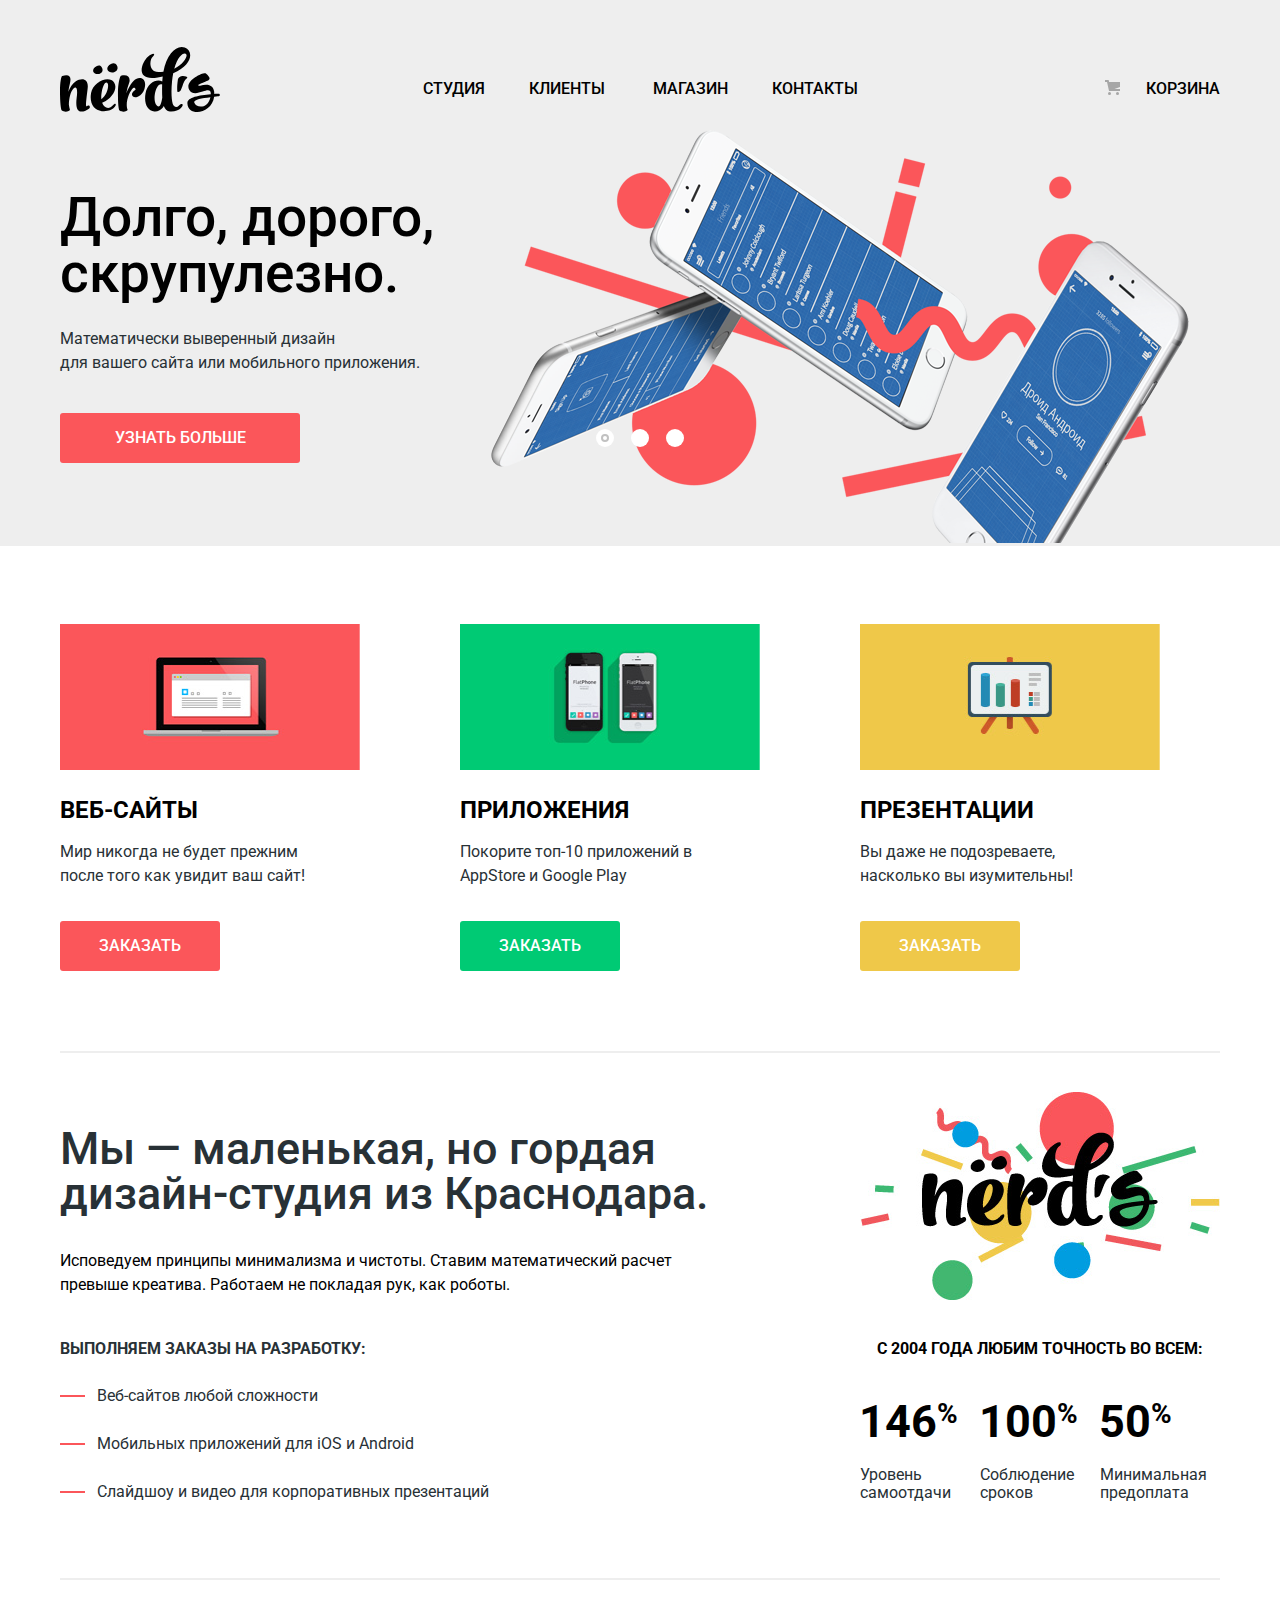
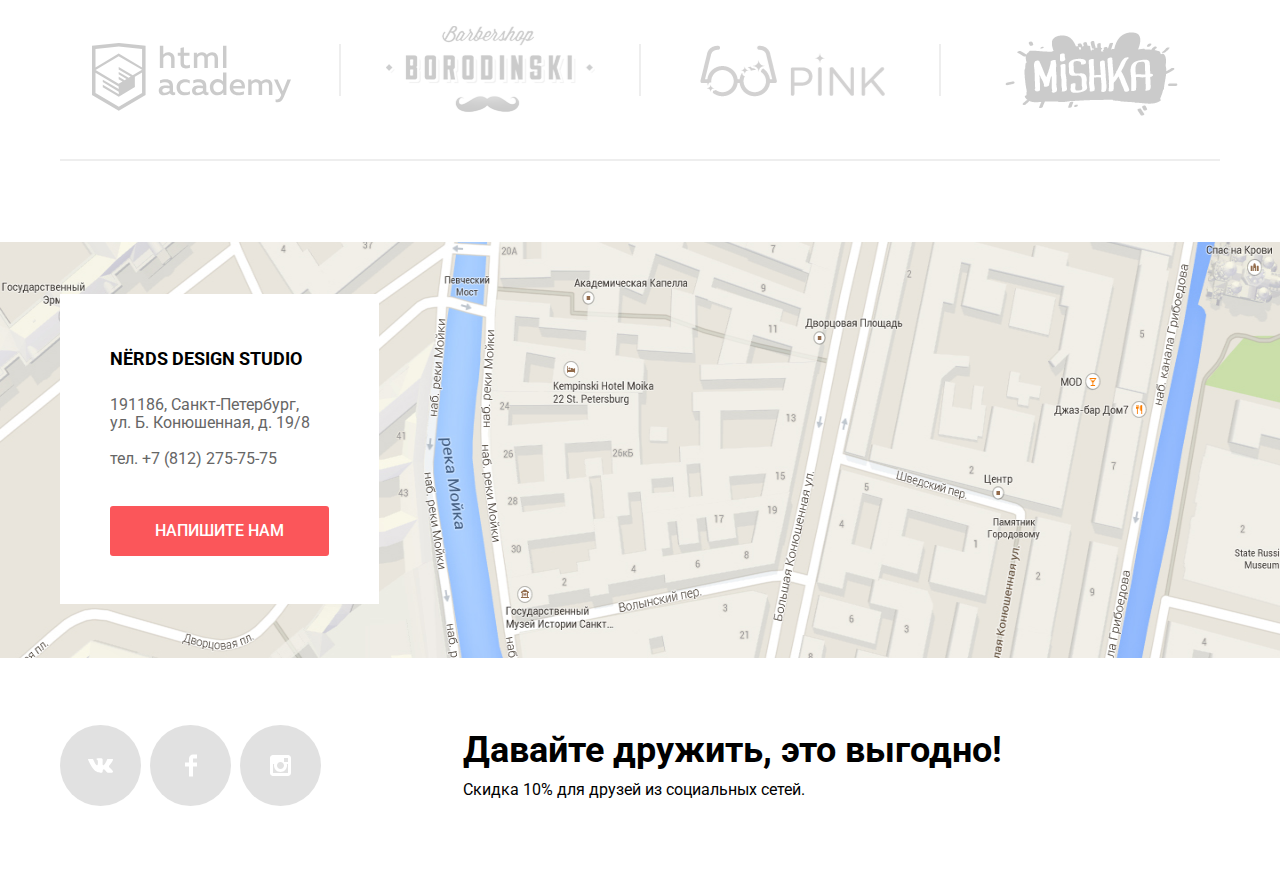
<file: index.html>
<!DOCTYPE html>
<html lang="ru">
  <head>
    <meta charset="utf-8">
    <title>HTML Academy: Нёрдс</title>
    <link href="https://fonts.googleapis.com/css2?family=Roboto:wght@400;500;700&display=swap" rel="stylesheet">
    <link rel="stylesheet" href="css/normalize.css">
    <link rel="stylesheet" href="css/style-mini.css">
  </head>
  <body>
    <header class="header">
      <div class="container header">
        <nav class="navigation">
          <a class="logo">
            <img src="img/nerds-logo.svg" width="160" height="65" alt="Логотип Нёрдс">
          </a>
          <ul class="site-navigation">
            <li class="list-item"><a class="text-link" href="blank.html">Студия</a></li>
            <li class="list-item"><a class="text-link" href="blank.html">Клиенты</a></li>
            <li class="list-item"><a class="text-link" href="catalog.html">Магазин</a></li>
            <li class="list-item"><a class="text-link" href="blank.html">Контакты</a></li>
          </ul>
          <a class="cart text-link" href="blank.html">Корзина</a>
        </nav>
      </div>
    </header>
    <main>
      <div class="slider">
        <div class="container">
          <section class="slider-section">
            <h2 class="visually-hidden">Слайдер</h2>
            <div class="slide-first slider-flex slide slide-current">
              <p class="heading-slider">
                Долго, дорого, <br>
                скрупулезно.
              </p>
              <p class="slider-description">
                Математически выверенный дизайн<br>
                для вашего сайта или мобильного приложения.
              </p>
              <a class="most-links slider-link" href="#">Узнать больше</a>
              <div>
                <img class="slider-img" src="img/nerds-index-slide-1.png" width="760" height="431" alt="Картинка виджета 1">
              </div>
            </div>
            <div class="slide-second slider-flex slide">
              <p class="heading-slider">
                Любим математику <br>
                как никто другой
              </p>
              <p class="slider-description">
                Никакого креатива, только математические формулы<br>
                для расчета идеальных пропорций
              </p>
              <a class="most-links slider-link" href="#">Узнать больше</a>
              <div>
                <img class="slider-img" src="img/nerds-index-slide-2.png" width="760" height="431" alt="Картинка виджета 2">
              </div>
            </div>
            <div class="slide-third slider-flex slide">
              <p class="heading-slider">
                Только ночь, <br>
                только хардкор
              </p>
              <p class="slider-description">
                Работать днем, как все? Мы против этого.<br>
                Ближе к полуночи работа только начинается.
              </p>
              <a class="most-links slider-link" href="#">Узнать больше</a>
              <div>
                <img class="slider-img" src="img/nerds-index-slide-3.png" width="760" height="431" alt="Картинка виджета 3">
              </div>
            </div>
            <div class="slider-controls">
              <button class="first-button current" type="button" aria-label="Первый слайд"></button>
              <button class="second-button" type="button" aria-label="Второй слайд"></button>
              <button class="third-button" type="button" aria-label="Третий слайд"></button>
            </div>
          </section>
        </div>
      </div>
      <section class="service-block">
        <div class="container">
          <h2 class="visually-hidden">Блок услуг</h2>
          <ul class=service-block-content>
            <li class="list-item">
              <figure>
                <img src="img/illustration-1.svg" width="300" height="146" alt="Веб-сайты">
              </figure>
              <h3>Веб-сайты</h3>
              <p>Мир никогда не будет прежним <br>
                после того как увидит ваш сайт!</p>
              <a class="most-links" href="blank.html">Заказать</a>
            </li>
            <li class="list-item">
              <figure>
                <img src="img/illustration-2.svg" width="300" height="146" alt="Приложения">
              </figure>
              <h3>Приложения</h3>
              <p>Покорите топ-10 приложений в<br>
                AppStore и Google Play</p>
              <a class="most-links link-second" href="blank.html">Заказать</a>
            </li>
            <li class="list-item">
              <figure>
                <img src="img/illustration-3.svg" width="300" height="146" alt="Презентации">
              </figure>
              <h3>Презентации</h3>
              <p>Вы даже не подозреваете,<br>
                насколько вы изумительны!</p>
              <a class="most-links link-third" href="blank.html">Заказать</a>
            </li>
          </ul>
        </div>
      </section>
      <section class="about">
        <h2 class="visually-hidden">О нас</h2>
        <div class="container about-us">
          <div class="about-text">
            <p class="description-heading">Мы — маленькая, но гордая <br> дизайн-студия из Краснодара.</p>
            <p class="description-water">Исповедуем принципы минимализма и чистоты. Ставим математический расчет <br>
               превыше креатива. Работаем не покладая рук, как роботы.</p>
            <p class="description-functions">Выполняем заказы на разработку:</p>
            <ul>
              <li class="function list-item">Веб-сайтов любой сложности</li>
              <li class="function list-item">Мобильных приложений для iOS и Android</li>
              <li class="function list-item">Слайдшоу и видео для корпоративных презентаций</li>
            </ul>
          </div>
          <div class="about-percent">
            <div class="accuracy-img">
              <img src="img/nerds-illustration.png" width="360" height="208" alt="Иллюстрация Нердс">
            </div>
            <p class="accuracy">С 2004 года любим точность во всем:</p>
            <table class="accuracy-table">
              <tbody>
                <tr>
                  <td class="percent">146<sup>%</sup></td>
                  <td class="percent">100<sup>%</sup></td>
                  <td class="percent">50<sup>%</sup></td>
                </tr>
                <tr>
                  <td class="percent-description">Уровень<br>
                    самоотдачи</td>
                  <td class="percent-description">Соблюдение<br>
                    сроков</td>
                  <td class="percent-description">Минимальная<br>
                    предоплата</td>
                </tr>
              </tbody>
            </table>
          </div>
        </div>
      </section>
      <div class="container friends">
        <h3 class="visually-hidden">Друзья</h3>
        <ul>
          <li class="list-item">
            <a class="htmlacademy-icon" href="https://htmlacademy.ru/intensive/htmlcss">
              <img src="img/logo-1_1.svg" width="199" height="68" alt="htmlacademy">
            </a>
          </li>
          <li class="list-item">
            <a class="borodinsky-icon" href="#">
              <img src="img/logo-2_1.svg" width="209" height="90" alt="borodinsky">
            </a>
          </li>
          <li class="list-item">
            <a class="pink-icon" href="#">
              <img src="img/logo-3_1.svg" width="185" height="52" alt="pink">
            </a>
          </li>
          <li class="list-item">
            <a class="mishka-icon" href="#">
              <img src="img/logo-4_1.svg" width="173" height="84" alt="mishka">
            </a>
          </li>
        </ul>
      </div>
      <div class="maps">
        <h2 class="visually-hidden">Карата</h2>
        <div>
          <img class="map-img" src="img/map.png" width="1440" height="416" alt="Офис компании по адресу ул. Большая Конюшенная 19/8, Санкт-Петербург">
        </div>
        <iframe src="https://www.google.com/maps/embed?pb=!1m18!1m12!1m3!1d1998.6037872533216!2d30.320858715867313!3d59.93871648187625!2m3!1f0!2f0!3f0!3m2!1i1024!2i768!4f13.1!3m3!1m2!1s0x4696310fca145cc1%3A0x42b32648d8238007!2z0JHQvtC70YzRiNCw0Y8g0JrQvtC90Y7RiNC10L3QvdCw0Y8g0YPQuy4sIDE5LzgsINCh0LDQvdC60YIt0J_QtdGC0LXRgNCx0YPRgNCzLCAxOTExODY!5e0!3m2!1sru!2sru!4v1591904425259!5m2!1sru!2sru" height="416" allowfullscreen title="Офис компании по адресу ул. Большая Конюшенная 19/8, Санкт-Петербург"></iframe>
        <div class="contacts-container container">
          <div class="contacts">
            <h3>Nёrds design studio</h3>
            <p>
              191186, Санкт-Петербург, <br>
               ул. Б. Конюшенная, д. 19/8
            </p>
            <a class="call" href="tel:+78122757575">тел. +7 (812) 275-75-75</a>
            <a href="#" class="most-links mail-button">Напишите нам</a>
          </div>
        </div>
      </div>
    </main>
    <footer>
      <div class="container">
        <section class="footer">
          <ul class="subscribe-link">
            <li class="list-item">
              <a class="vk" href="#">
                <img class="social-networks" src="img/vk-icon.svg" width="26" height="15" alt="VK">
              </a>
            </li>
            <li class="list-item">
              <a class="fb" href="#">
                <img class="social-networks" src="img/fb-icon.svg" width="12" height="22" alt="Fb">
              </a>
            </li>
            <li class="list-item">
              <a class="inst" href="#">
                <img class="social-networks" src="img/insta-icon.svg" width="21" height="21" alt="Instagram">
              </a>
            </li>
          </ul>
          <div class="sail">
            <h2>Давайте дружить, это выгодно!</h2>
            <p>Скидка 10% для друзей из социальных сетей.</p>
          </div>
        </section>
      </div>
    </footer>
    <section class="modal modal-window">
      <form class="mail-forms" action="https://echo.htmlacademy.ru" method="get">
        <div class="mail-container">
          <h2 class="window-heading">Напишите нам</h2>
          <div class="name-email">
            <p>
              <label for="first-name">Ваше имя:</label>
              <input class="mail-form name-form" type="text" id="first-name" name="first-name" placeholder="Имя Фамилия">
            </p>
            <p>
              <label for="email">Ваш email:</label>
              <input class="mail-form email-form" type="email" id="email" name="email" placeholder="email@example.com">
            </p>
          </div>
          <p class="textarea">
            <label for="text-mail">Текст письма:</label>
            <textarea class="mail-form mail-textarea" id="text-mail" name="text-mail" placeholder="В свободной форме"></textarea>
          </p>
          <button class="most-links button-submit" type="submit">Отправить</button>
        </div>
      </form>
      <button class="modal-close" type="button" aria-label="Закрыть"></button>
    </section>
    <script src="js/script-mini.js"></script>
  </body>
</html>
</file>
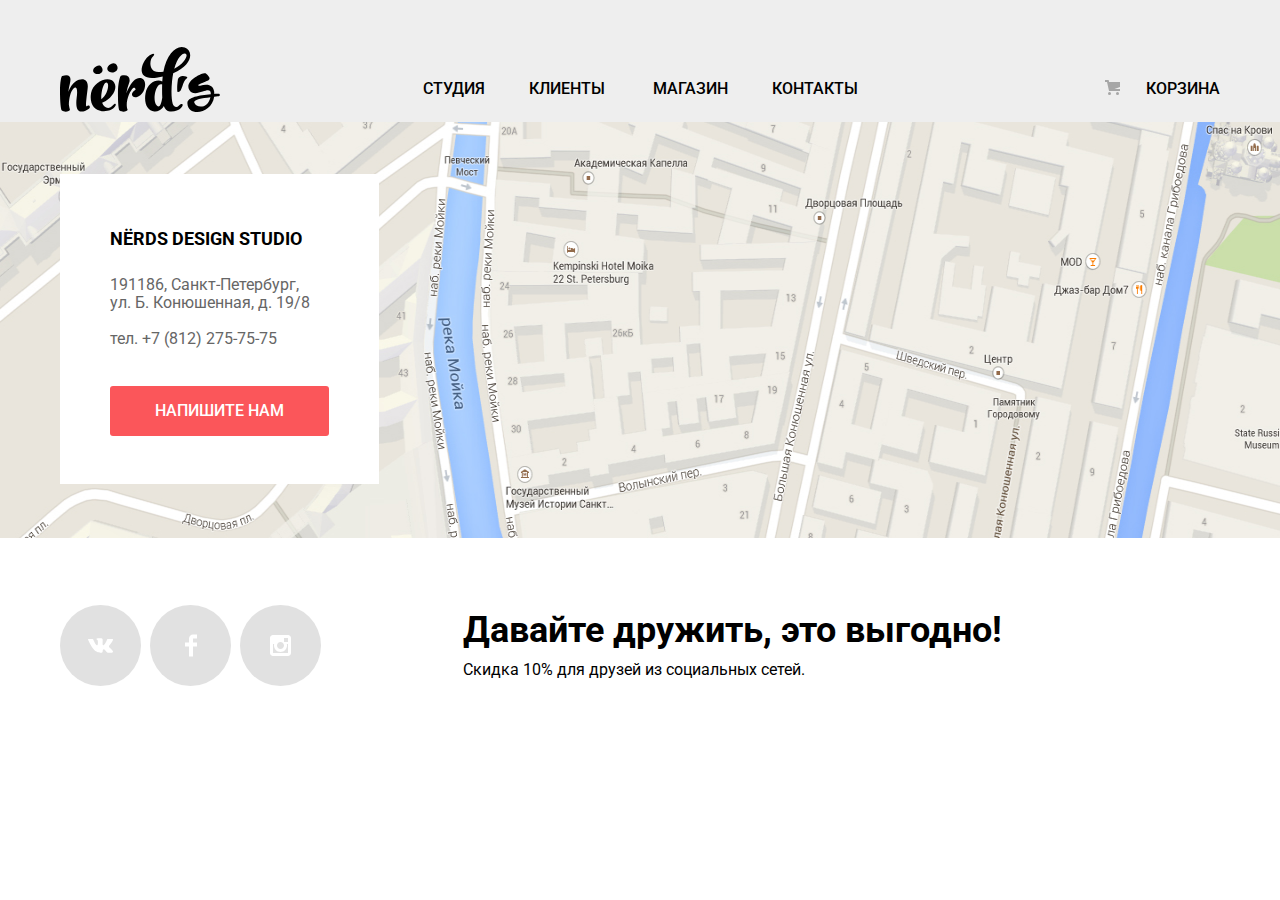
<file: blank.html>
<!DOCTYPE html>
<html lang="ru">
  <head>
    <meta charset="utf-8">
    <title>HTML Academy: Нёрдс</title>
    <link href="https://fonts.googleapis.com/css2?family=Roboto:wght@400;500;700&display=swap" rel="stylesheet">
    <link rel="stylesheet" href="css/normalize.css">
    <link rel="stylesheet" href="css/style-mini.css">
  </head>
  <body>
    <header class="header">
      <div class="container">
        <nav class="navigation">
          <a class="logo logo-link" href="index.html">
            <img src="img/nerds-logo.svg" width="160" height="65" alt="Логотип Нёрдс">
          </a>
          <ul class="site-navigation">
            <li class="list-item"><a class="text-link" href="blank.html">Студия</a></li>
            <li class="list-item"><a class="text-link" href="blank.html">Клиенты</a></li>
            <li class="list-item"><a class="text-link" href="catalog.html">Магазин</a></li>
            <li class="list-item"><a class="text-link" href="blank.html">Контакты</a></li>
          </ul>
          <a class="cart text-link" href="blank.html">Корзина</a>
        </nav>
      </div>
    </header>
    <main>
      <div class="maps">
        <h2 class="visually-hidden">Карата</h2>
        <div>
          <img class="map-img" src="img/map.png" width="1440" height="416" alt="Офис компании по адресу ул. Большая Конюшенная 19/8, Санкт-Петербург">
        </div>
        <iframe src="https://www.google.com/maps/embed?pb=!1m18!1m12!1m3!1d1998.6037872533216!2d30.320858715867313!3d59.93871648187625!2m3!1f0!2f0!3f0!3m2!1i1024!2i768!4f13.1!3m3!1m2!1s0x4696310fca145cc1%3A0x42b32648d8238007!2z0JHQvtC70YzRiNCw0Y8g0JrQvtC90Y7RiNC10L3QvdCw0Y8g0YPQuy4sIDE5LzgsINCh0LDQvdC60YIt0J_QtdGC0LXRgNCx0YPRgNCzLCAxOTExODY!5e0!3m2!1sru!2sru!4v1591904425259!5m2!1sru!2sru" height="416" allowfullscreen title="Офис компании по адресу ул. Большая Конюшенная 19/8, Санкт-Петербург"></iframe>
        <div class="contacts-container container">
          <div class="contacts">
            <h3>Nёrds design studio</h3>
            <p>
              191186, Санкт-Петербург, <br>
              ул. Б. Конюшенная, д. 19/8
            </p>
            <a class="call" href="tel:+78122757575">тел. +7 (812) 275-75-75</a>
            <a href="#" class="most-links mail-button">Напишите нам</a>
          </div>
        </div>
      </div>
    </main>
    <footer>
      <div class="container">
        <section class="footer">
          <ul class="subscribe-link">
            <li class="list-item">
              <a class="vk" href="#">
                <img class="social-networks" src="img/vk-icon.svg" width="26" height="15" alt="VK">
              </a>
            </li>
            <li class="list-item">
              <a class="fb" href="#">
                <img class="social-networks" src="img/fb-icon.svg" width="12" height="22" alt="Fb">
              </a>
            </li>
            <li class="list-item">
              <a class="inst" href="#">
                <img class="social-networks" src="img/insta-icon.svg" width="21" height="21" alt="Instagram">
              </a>
            </li>
          </ul>
          <div class="sail">
            <h2>Давайте дружить, это выгодно!</h2>
            <p>Скидка 10% для друзей из социальных сетей.</p>
          </div>
        </section>
      </div>
    </footer>
    <section class="modal modal-window">
      <form class="mail-forms" action="https://echo.htmlacademy.ru" method="get">
        <div class="mail-container">
          <h2 class="window-heading">Напишите нам</h2>
          <div class="name-email">
            <p>
              <label for="first-name">Ваше имя:</label>
              <input class="mail-form name-form" type="text" id="first-name" name="first-name" placeholder="Имя Фамилия">
            </p>
            <p>
              <label for="email">Ваш email:</label>
              <input class="mail-form email-form" type="email" id="email" name="email" placeholder="email@example.com">
            </p>
          </div>
          <p class="textarea">
            <label for="text-mail">Текст письма:</label>
            <textarea class="mail-form mail-textarea" id="text-mail" name="text-mail" placeholder="В свободной форме"></textarea>
          </p>
          <button class="most-links button-submit" type="submit">Отправить</button>
        </div>
      </form>
      <button class="modal-close" type="button" aria-label="Закрыть"></button>
    </section>
    <script src="js/script-mini.js"></script>
  </body>
</html>
</file>
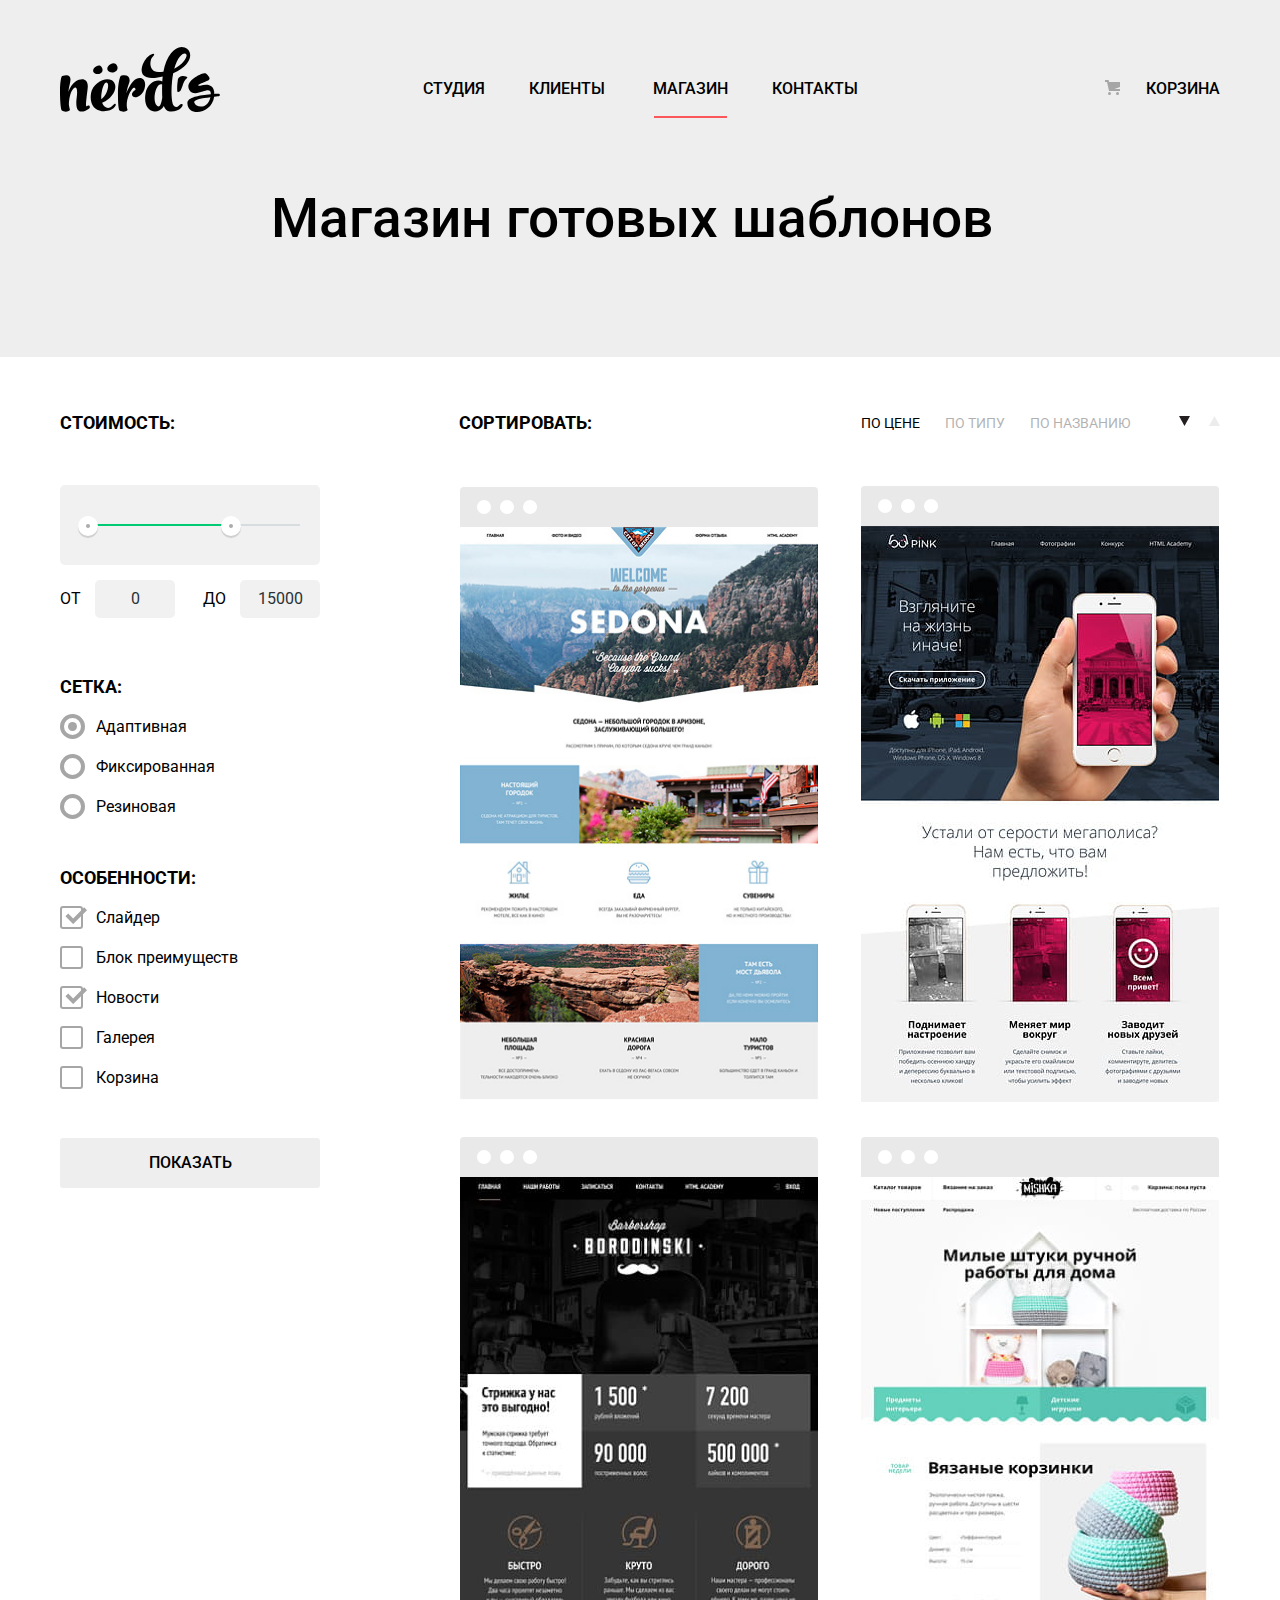
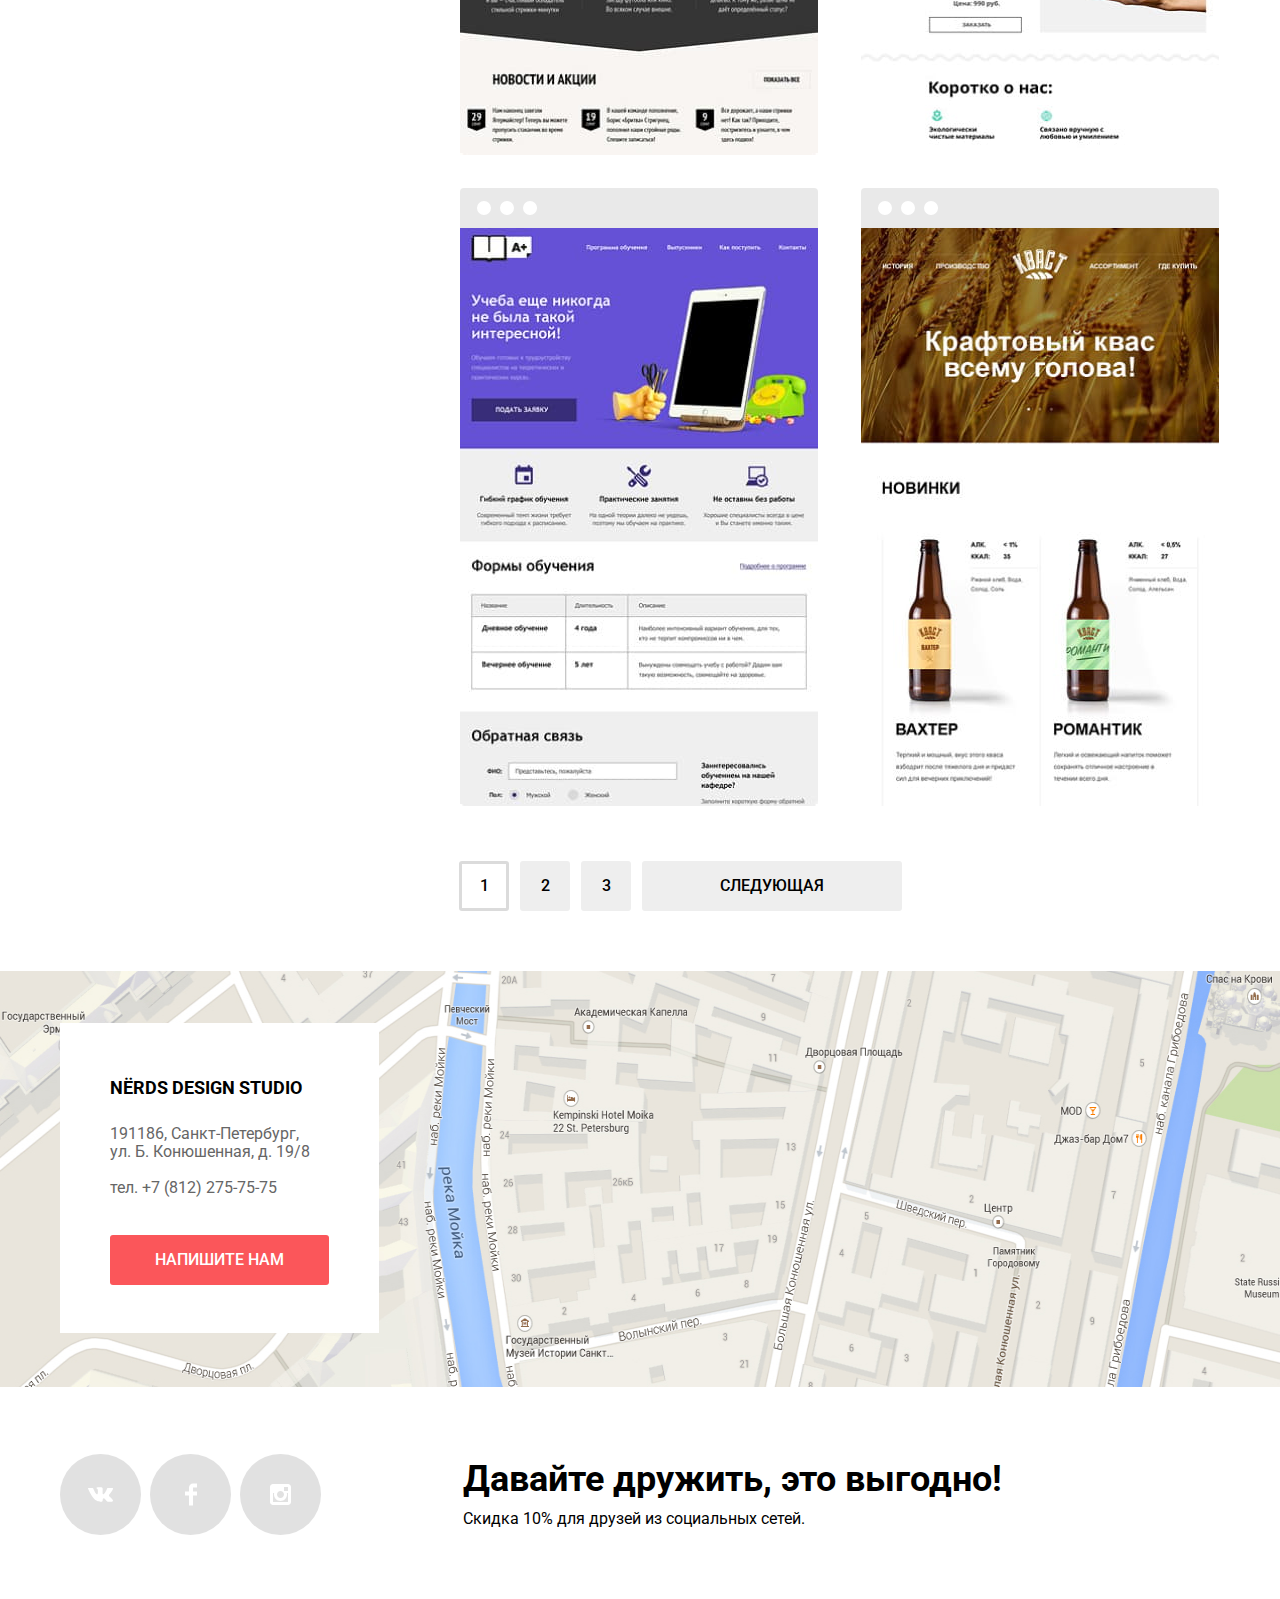
<file: catalog.html>
<!DOCTYPE html>
<html lang="ru">
  <head>
    <meta charset="utf-8">
    <title>HTML Academy: Нёрдс</title>
    <link href="https://fonts.googleapis.com/css2?family=Roboto:wght@400;500;700&display=swap" rel="stylesheet">
    <link rel="stylesheet" href="css/normalize.css">
    <link rel="stylesheet" href="css/style-mini.css">
  </head>
  <body>
    <header class="header">
      <div class="container">
        <nav class="navigation">
          <a class="logo logo-link" href="index.html">
            <img src="img/nerds-logo.svg" width="160" height="65" alt="Логотип Нёрдс">
          </a>
          <ul class="site-navigation">
            <li class="list-item"><a class="text-link" href="blank.html">Студия</a></li>
            <li class="list-item"><a class="text-link" href="blank.html">Клиенты</a></li>
            <li class="list-item"><a class="text-link catalog-underscores" href="catalog.html">Магазин</a></li>
            <li class="list-item"><a class="text-link" href="blank.html">Контакты</a></li>
          </ul>
          <a class="cart text-link" href="blank.html">Корзина</a>
        </nav>
      </div>
    </header>
    <main class="all-catalog">
      <div class="heading-catalog">
        <h2>Магазин готовых шаблонов</h2>
      </div>
      <div class="catalog-content container">
        <section class="filter-list">
          <h2 class="visually-hidden">Фильтры</h2>
          <form class="catalog-filter" action="https://echo.htmlacademy.ru" method="get">
            <fieldset class="fieldset price">
              <legend class="legend-heading legend-heading-cost">Стоимость:</legend>
              <div class="range-filter">
                <div class="range-controls">
                  <div class="scale">
                    <div class="bar" style="
                      width: 65%;
                      margin-left: 0%
                    "></div>
                  </div>
                  <div class="toggle toggle-min" tabindex="0" style="
                    left: 7%
                  "></div>
                  <div class="toggle toggle-max" tabindex="0" style="
                    left: 62%
                  "></div>
                </div>
                <div class="price-controls">
                  <label class="min-price">
                    от <input class="price-number" type="number" name="min-price" value="0">
                  </label>
                  <label class="max-price">
                    до <input class="price-number" type="number" name="max-price" value="15000">
                  </label>
                </div>
              </div>
            </fieldset>
            <fieldset class="fieldset fieldset-grid">
              <legend class="legend-heading legend-heading-display">Сетка:</legend>
              <ul>
                <li class="filter-option filter-radio list-item">
                  <input class="visually-hidden filter-input-radio" type="radio" id="filter-adaptive-grid" name="grid" checked>
                  <label for="filter-adaptive-grid">Адаптивная</label>
                </li>
                <li class="filter-option filter-radio list-item">
                  <input class="visually-hidden filter-input-radio" type="radio" id="filter-fixed-grid" name="grid">
                  <label for="filter-fixed-grid">Фиксированная</label>
                </li>
                <li class="filter-option filter-radio list-item">
                  <input class="visually-hidden filter-input-radio" type="radio" id="filter-rubber-grid" name="grid">
                  <label for="filter-rubber-grid">Резиновая</label>
                </li>
              </ul>
            </fieldset>
            <fieldset class="fieldset fieldset-features">
              <legend class="legend-heading legend-heading-features" >Особенности:</legend>
              <ul>
                <li class="filter-option filter-checkbox list-item">
                  <input class="visually-hidden filter-input-checkbox" type="checkbox" id="filter-slider" name="slider" checked>
                  <label for="filter-slider">Слайдер</label>
                </li>
                <li class="filter-option filter-checkbox list-item">
                  <input class="visually-hidden filter-input-checkbox" type="checkbox" id="filter-benefits-block" name="benefits_block">
                  <label for="filter-benefits-block">Блок преимуществ</label>
                </li>
                <li class="filter-option filter-checkbox list-item">
                  <input class="visually-hidden filter-input-checkbox" type="checkbox" id="filter-news" name="news" checked>
                  <label for="filter-news">Новости</label>
                </li>
                <li class="filter-option filter-checkbox list-item">
                  <input class="visually-hidden filter-input-checkbox" type="checkbox" id="filter-galerey" name="galerey">
                  <label for="filter-galerey">Галерея</label>
                </li>
                <li class="filter-option filter-checkbox list-item">
                  <input class="visually-hidden filter-input-checkbox" type="checkbox" id="filter-basket" name="basket">
                  <label for="filter-basket">Корзина</label>
                </li>
               </ul>
             </fieldset>
             <button  class="most-links button-filter" type="submit">Показать</button>
          </form>
        </section>
          <section class="catalog-list">
            <h2 class="visually-hidden">Каталог</h2>
            <div class="sorting">
              <h3 class="legend-heading">Сортировать:</h3>
              <ul class="sorting-type">
                <li class="list-item">
                  <a class="text-dir text-dir-active" href="#">По цене</a>
                </li>
                <li class="list-item">
                  <a class="text-dir" href="#">По типу</a>
                </li>
                <li class="list-item">
                  <a class="text-dir" href="#">По названию</a>
                </li>
              </ul>
              <ul class="sorting-more">
                <li class="list-item">
                  <a class="dir active-dir" href="#" aria-label="По убыванию"></a>
                </li>
                <li class="list-item">
                  <a class="up dir" href="#" aria-label="По возрастанию"></a>
                </li>
              </ul>
            </div>
            <ul class="product">
              <li class="link-product list-item" tabindex="0">
                <div>
                  <img src="img/mask-group-5.jpg" width="358" height="578" alt="Sedona">
                </div>
                <div class="buy-order click-order">
                  <a class="buy-header text-link" href="#">Sedona</a>
                  <p class="buy-description">Информационный сайт<br>для туристов</p>
                  <button class="buy-order-button" type="button">9 900 ₽</button>
                </div>
              </li>
              <li class="link-product list-item" tabindex="0">
                <div>
                  <img src="img/mask-group.jpg" width="358" height="578" alt="Pink">
                </div>
                <div class="buy-order click-order">
                  <a class="buy-header text-link" href="#">Pink app</a>
                  <p class="buy-description">Продуктивный лендинг приложения для iOS и Android</p>
                  <button class="most-links buy-order-button" type="button">9 900 ₽</button>
                </div>
              </li>
              <li class="link-product list-item" tabindex="0">
                <div>
                  <img src="img/mask-group-3.jpg" width="358" height="578" alt="Barbershop">
                </div>
                <div class="buy-order click-order">
                  <a class="buy-header text-link" href="#">Barbershop</a>
                  <p class="buy-description">Сайт салона красоты.<br>Для мужчин, да.</p>
                  <button class="buy-order-button" type="button">9 900 ₽</button>
                </div>
              </li>
              <li class="link-product list-item" tabindex="0">
                <div>
                  <img src="img/mask-group-1.jpg" width="358" height="578" alt="Mishka">
                </div>
                <div class="buy-order click-order">
                  <a class="buy-header text-link" href="#">Mishka</a>
                  <p class="buy-description">Интернет мгазин<br>вязанных игрушек</p>
                  <button class="buy-order-button" type="button">9 900 ₽</button>
                </div>
              </li>
              <li class="link-product list-item" tabindex="0">
                <div>
                  <img src="img/mask-group-4.jpg" width="358" height="578" alt="A_plus">
                </div>
                <div class="buy-order click-order">
                  <a class="buy-header text-link" href="#">A plus</a>
                  <p class="buy-description">Лендинг курсов повышения квалификации</p>
                  <button class="buy-order-button" type="button">9 900 ₽</button>
                </div>
              </li>
              <li class="link-product list-item" tabindex="0">
                <div>
                  <img src="img/mask-group-2.jpg" width="358" height="578" alt="Кваст">
                </div>
                <div class="buy-order click-order">
                  <a class="buy-header text-link" href="#">Кваст</a>
                  <p class="buy-description">Промо-сайт производителя крафтового кваса</p>
                  <button class="buy-order-button" type="button">9 900 ₽</button>
                </div>
              </li>
            </ul>
            <ul class="pagination">
              <li class="list-item">
                <a class="most-links button-filter button-pagination button-pagination-active" href="#">1</a>
              </li>
              <li class="list-item">
                <a class="most-links button-filter button-pagination" href="#">2</a>
              </li>
              <li class="list-item">
                <a class="most-links button-filter button-pagination" href="#">3</a>
              </li>
              <li class="list-item">
                <a class="most-links button-filter button-pagination-next" href="#">Следующая</a>
              </li>
            </ul>
          </section>
      </div>
      <div class="maps">
        <h2 class="visually-hidden">Карата</h2>
        <div>
          <img class="map-img" src="img/map.png" width="1440" height="416" alt="Офис компании по адресу ул. Большая Конюшенная 19/8, Санкт-Петербург">
        </div>
        <iframe src="https://www.google.com/maps/embed?pb=!1m18!1m12!1m3!1d1998.6037872533216!2d30.320858715867313!3d59.93871648187625!2m3!1f0!2f0!3f0!3m2!1i1024!2i768!4f13.1!3m3!1m2!1s0x4696310fca145cc1%3A0x42b32648d8238007!2z0JHQvtC70YzRiNCw0Y8g0JrQvtC90Y7RiNC10L3QvdCw0Y8g0YPQuy4sIDE5LzgsINCh0LDQvdC60YIt0J_QtdGC0LXRgNCx0YPRgNCzLCAxOTExODY!5e0!3m2!1sru!2sru!4v1591904425259!5m2!1sru!2sru" height="416" allowfullscreen title="Офис компании по адресу ул. Большая Конюшенная 19/8, Санкт-Петербург"></iframe>
        <div class="contacts-container container">
          <div class="contacts">
            <h3>Nёrds design studio</h3>
            <p>
              191186, Санкт-Петербург, <br>
              ул. Б. Конюшенная, д. 19/8
            </p>
            <a class="call" href="tel:+78122757575">тел. +7 (812) 275-75-75</a>
            <a href="#" class="most-links mail-button">Напишите нам</a>
          </div>
        </div>
      </div>
    </main>
    <footer>
      <div class="container">
        <section class="footer">
          <ul class="subscribe-link">
            <li class="list-item">
              <a class="vk" href="#">
                <img class="social-networks" src="img/vk-icon.svg" width="26" height="15" alt="VK">
              </a>
            </li>
            <li class="list-item">
              <a class="fb" href="#">
                <img class="social-networks" src="img/fb-icon.svg" width="12" height="22" alt="Fb">
              </a>
            </li>
            <li class="list-item">
              <a class="inst" href="#">
                <img class="social-networks" src="img/insta-icon.svg" width="21" height="21" alt="Instagram">
              </a>
            </li>
          </ul>
          <div class="sail">
            <h2>Давайте дружить, это выгодно!</h2>
            <p>Скидка 10% для друзей из социальных сетей.</p>
          </div>
        </section>
      </div>
    </footer>
    <section class="modal modal-window">
      <form class="mail-forms" action="https://echo.htmlacademy.ru" method="get">
        <div class="mail-container">
          <h2 class="window-heading">Напишите нам</h2>
          <div class="name-email">
            <p>
              <label for="first-name">Ваше имя:</label>
              <input class="mail-form name-form" type="text" id="first-name" name="first-name" placeholder="Имя Фамилия">
            </p>
            <p>
              <label for="email">Ваш email:</label>
              <input class="mail-form email-form" type="email" id="email" name="email" placeholder="email@example.com">
            </p>
          </div>
          <p class="textarea">
            <label for="text-mail">Текст письма:</label>
            <textarea class="mail-form mail-textarea" id="text-mail" name="text-mail" placeholder="В свободной форме"></textarea>
          </p>
          <button class="most-links button-submit" type="submit">Отправить</button>
        </div>
      </form>
      <button class="modal-close" type="button" aria-label="Закрыть"></button>
    </section>
    <script src="js/script-mini.js"></script>
  </body>
</html>
</file>
<file: css/style-mini.css>
:root{--basic-color:#FFF;--controls-background-color:#F1F1F1;--border-pagination-active:#DBDBDB;--header-color:#EEE;--special-white-color:#E1E1E1;--color-disabled-checkbox:#EDEDED;--scale-background-color:#D7DCDE;--button-filter-hover:#DFDFDF;--button-filter-active:#D5D5D5;--mail-form-hover:#B4B9BB;--background-color-toggle:#ABABAB;--box-shadow-toggle:rgba(0,0,0,0.15);--box-shadow-products:rgba(0,1,1,0.25);--link-product-border-top:rgba(30%,30%,30%,0.12);--link-product-border-top-hover:rgba(30%,30%,30%,1);--basic-text-color:#000;--nav-link-active-color:rgba(0,0,0,0.3);--box-shadow-color:rgba(0,1,1,0.1);--shadow-color:rgba(0,0,0,0.4);--text-link-active:rgba(255,255,255,0.3);--basic-button-color:#FB565A;--hover-button-color:#E74246;--active-button-color:#D7373B;--second-link-color:#00CA74;--second-link-hover:#00BC6C;--second-link-active:#00AA62;--third-link-color:#EFC849;--third-link-hover:#EAB534;--third-link-active:#E5A722;--description-text:#283136;--contacts-color:#666;--border-input-radio:#A6A6A6;--border-color-checkbox:#4D4D4D;--background-color-map:#e7e6dd}body{min-width:1180px;margin:0;padding:0;font-family:"Roboto","Arial",sans-serif;font-size:16px;line-height:24px;color:var(--basic-text-color);background-color:var(--basic-color)}a{text-decoration:none}img{max-width:100%;height:auto}.list-item{list-style-type:none}.header{margin:0;padding-top:46px;background-color:var(--header-color)}.container{width:1160px;margin:0 auto;padding:0}.most-links{display:flex;justify-content:center;align-items:center;text-align:center;font-weight:500;line-height:18px;text-transform:uppercase;padding:16px;color:var(--basic-color);background-color:var(--basic-button-color);border-radius:3px;-moz-box-sizing:border-box;-webkit-box-sizing:border-box}.most-links:hover{background-color:var(--hover-button-color)}.most-links:focus,.most-links:active{background-color:var(--active-button-color);box-shadow:inset 0 3px 0 var(--box-shadow-color);border-radius:3px;color:var(--text-link-active)}.navigation{display:flex;justify-content:space-between;align-items:flex-end;width:1160px}.navigation li{position:relative}.navigation .catalog-underscores::after{content:"";width:98%;height:2px;background:var(--basic-button-color);position:absolute;top:42px;left:1px}.navigation a{font-weight:500;line-height:30px;color:var(--basic-text-color);text-transform:uppercase}.text-link:hover{color:var(--basic-button-color)}.text-link:focus,.text-link:active{color:var(--nav-link-active-color)}.logo{min-width:160px}.logo-link:active,.logo-link:focus{opacity:.3}.site-navigation{display:flex;justify-content:center;flex-wrap:wrap;padding:0;margin:0 0 18px}.site-navigation li{margin-right:44px}.site-navigation li:nth-child(2){margin-right:48px}.cart{position:relative;text-align:right;min-width:116px;margin:0 0 18px}.cart::before{content:"";width:15px;height:15px;background-image:url(../img/cart-icon.svg);background-repeat:no-repeat;position:absolute;bottom:9px;left:1px}.visually-hidden{position:absolute;width:1px;height:1px;margin:-1px;border:0;padding:0;clip:rect(0 0 0 0);overflow:hidden}.slider .heading-slider{font-weight:500;font-size:55px;line-height:56px;margin-bottom:26px}.slider .slider-description{color:var(--description-text);margin-bottom:38px;width:420px}.slider{background-color:var(--header-color);padding-bottom:73px}.slider-section{position:relative}.slider-link{width:240px}.slider-flex{display:flex;justify-content:space-between;padding-top:12px;margin-bottom:10px;position:relative}.slider-img:first-child{position:absolute;left:397px;top:-10px}.slider-img:nth-child(2){position:absolute;left:408px;top:-10px}.slider button{padding:0;width:18px;height:18px;background:var(--basic-color);border-radius:50%;border:none;cursor:pointer}.slider-controls{position:absolute;z-index:30;top:307px;left:536px;display:flex;width:88px;justify-content:space-between}.slide{display:none}.slide-current{display:block}.slider-controls .current{background-image:url(../img/ellipse.svg);background-repeat:no-repeat;background-position:center center}.service-block-content{display:flex;justify-content:space-between;padding:0;padding-top:62px;padding-bottom:80px;border-bottom:2px solid var(--header-color)}.service-block li{margin-right:60px}.service-block h3{font-weight:700;font-size:24px;line-height:19px;text-transform:uppercase;margin-bottom:20px}.service-block p{color:var(--description-text)}.service-block a{width:160px}.service-block-content .most-links{margin-top:33px}.service-block-content figure{margin:0}.link-second{background-color:var(--second-link-color)}.link-second:hover{background-color:var(--second-link-hover)}.link-second:active,.link-second:focus{background:var(--second-link-active)}.service-block .link-third{background-color:var(--third-link-color)}.service-block .link-third:hover{background-color:var(--third-link-hover)}.service-block .link-third:active,.service-block .link-third:focus{background:var(--third-link-active)}.about-us{display:grid;grid-template-columns:auto auto;-moz-column-gap:138px;column-gap:138px;padding:12px 0 57px;border-bottom:2px solid var(--header-color)}.about .description-heading{font-weight:500;font-size:45px;line-height:45px;color:var(--description-text);margin-bottom:33px}.about .description-functions{font-weight:700;text-transform:uppercase;color:var(--description-text);margin-top:40px}.about ul{padding:0}.about li{display:flex;align-items:center;line-height:150%;color:var(--description-text);padding-top:7px;margin-bottom:17px}.function::before{content:"";width:25px;height:2px;margin-right:12px;background:var(--basic-button-color)}.about-percent{margin:0;display:flex;flex-direction:column;align-items:flex-end}.accuracy-img{margin-top:11px;margin-bottom:30px}.accuracy{margin:0;margin-left:8px;margin-bottom:27px;align-self:center;font-weight:700;text-transform:uppercase}.accuracy-table{margin-right:10px}.accuracy-table .percent{text-align:left;font-weight:700;font-size:45px;line-height:64px;padding:0 19px 9px 0}.percent sup{font-size:28px}.accuracy-table .percent-description{line-height:18px;color:var(--description-text)}.friends ul{display:flex;padding:0;padding-bottom:36px;border-bottom:2px solid var(--header-color);margin-top:46px;margin-bottom:81px;flex-wrap:wrap}.friends li{display:flex;justify-content:center;align-items:center;position:relative;width:290px}.htmlacademy-icon{padding-right:27px;padding-top:11px}.borodinsky-icon{padding-right:9px}.pink-icon{padding-left:14px}.mishka-icon{padding-left:32px;padding-top:6px}.friends li:not(:last-child)::after{content:"";width:2px;height:52px;background:var(--header-color);position:absolute;top:18px;left:279px}.friends li:nth-child(3)::after{left:299px}.friends li:nth-child(2)::after{left:289px}.friends a{opacity:.2}.friends a:hover{opacity:1}.friends a:focus,.friends a:active{opacity:.1}.maps{height:416px;margin-top:0;margin-bottom:7px;position:relative}.maps iframe{width:100%;border:none}.map-img{display:flex;margin:0 auto;padding:0;width:1440px;height:416px;position:absolute;left:0;right:0;z-index:-2;background-color:var(--background-color-map)}.map-marker{margin:0;padding:0;position:absolute;z-index:-1;top:86px;left:822px}.contacts-container{position:relative}.contacts{display:flex;flex-direction:column;text-align:left;padding:0 50px 48px;position:absolute;bottom:61px;left:0;background:var(--basic-color)}.contacts h3{font-weight:700;font-size:18px;text-transform:uppercase;margin-top:53px;margin-bottom:25px}.contacts p{line-height:18px;margin-top:0;margin-bottom:15px;color:var(--contacts-color)}.contacts .call{margin-top:0;margin-bottom:35px;color:var(--contacts-color)}.mail-button{width:219px}.footer h2{font-weight:700;font-size:36px;margin-bottom:16px;margin-top:21px}.footer{display:flex;height:205px;justify-content:space-between;align-items:center}.footer .sail{margin-right:218px}.subscribe-link{display:flex;padding-left:0;margin-top:12px}.subscribe-link li{padding-right:9px}.subscribe-link a{display:flex;justify-content:center;width:81px;height:81px;background:linear-gradient(0deg,var(--special-white-color),var(--special-white-color)),var(--basic-color);border-radius:50%}.subscribe-link a:hover{background:linear-gradient(0deg,var(--hover-button-color),var(--hover-button-color)),var(--basic-color)}.subscribe-link a:active,.subscribe-link a:focus{background:linear-gradient(0deg,var(--active-button-color),var(--active-button-color)),var(--basic-color);box-shadow:inset 0 3px 0 var(--box-shadow-color)}.subscribe-link a:active .social-networks,.subscribe-link a:focus .social-networks{opacity:.3}.price{margin:0;padding:0}.range-filter{width:260px;margin-bottom:57px}.filter-item legend{font-size:18px;text-transform:uppercase;font-weight:700}.range-controls{position:relative;height:41px;margin-bottom:15px;padding-top:39px;padding-right:20px;padding-left:20px;background-color:var(--controls-background-color);border-radius:5px}.range-controls .scale{height:2px;background:var(--scale-background-color)}.range-controls .bar{width:70%;height:2px;background:var(--second-link-color)}.range-controls .toggle{position:absolute;top:31px;left:0;width:4px;height:4px;padding:0;border:8px solid var(--basic-color);background-color:var(--background-color-toggle);border-radius:50%;box-shadow:0 2px 1px 0 var(--box-shadow-toggle);cursor:pointer}.range-controls .toggle-min{left:18px}.range-controls .toggle-max{left:160px}.price-controls{display:flex;justify-content:space-between}.price-number{-moz-appearance:textfield}.price-number::-webkit-inner-spin-button{display:none}.price-controls label{text-transform:uppercase}.price-controls input{width:60px;padding:10px;margin-left:10px;text-align:center;color:var(--description-text);border:none;border-radius:5px;background:var(--controls-background-color)}.fieldset-grid{margin:0}.fieldset-grid ul{padding-left:36px;margin-bottom:31px}.filter-option label{position:relative;display:block;cursor:pointer;-webkit-user-select:none;-moz-user-select:none;user-select:none;padding-bottom:16px}.filter-input-radio + label::before{content:"";position:absolute;left:-36px;top:-1px;width:17px;height:17px;border:4px solid var(--border-input-radio);border-radius:50%}.filter-input-radio:checked + label::after{content:"";position:absolute;top:7px;left:-28px;width:9px;height:9px;background-color:var(--border-input-radio);border-radius:50%}.fieldset-features{margin:0}.fieldset-features ul{padding-left:36px;margin-bottom:32px}.filter-input-checkbox+label::before{content:"";width:19px;height:19px;position:absolute;left:-36px;top:0;border:2px solid var(--border-input-radio);border-radius:3px}.filter-input-checkbox:checked + label::after{content:"";position:absolute;top:1px;left:-31px;width:22px;height:17px;background-image:url(../img/shape.svg);background-repeat:no-repeat;background-position:0 0}.filter-input-checkbox + label:hover::before,.filter-input-checkbox:focus + label::before,.filter-input-checkbox + label:active::before{border-color:var(--border-color-checkbox)}.filter-input-checkbox + label:hover::after,.filter-input-checkbox + label:active::after,.filter-input-checkbox:focus + label::after{background-image:url(../img/shape-active.svg);z-index:100}.filter-input-radio + label:hover::before,.filter-input-radio + label:active::before,.filter-input-radio:focus + label::before{border-color:var(--border-color-checkbox)}.filter-input-radio + label:hover::after,.filter-input-radio + label:active::after,.filter-input-radio:focus + label::after{background-color:var(--border-color-checkbox)}.filter-input-checkbox:disabled + label::before,.filter-input-radio:disabled + label::before{border-color:var(--color-disabled-checkbox)}.filter-input-checkbox:disabled + label::after{background-image:url(../img/shape-disabled.svg)}.filter-input-radio:disabled + label::after{background-color:var(--color-disabled-checkbox)}.heading-catalog{display:flex;flex-direction:column;justify-content:center;align-items:center;height:235px;background-color:var(--header-color)}.heading-catalog h2{font-weight:500;font-size:55px;margin-top:41px;margin-bottom:85px;margin-right:17px}.catalog-content{display:flex}.all-catalog .legend-heading{font-weight:700;font-size:18px;text-transform:uppercase}.legend-heading-cost{margin-bottom:50px}.sorting{display:flex;justify-content:space-between;align-items:center;padding-left:42px;margin-bottom:33px}.catalog-list{display:flex;flex-direction:column;margin-left:97px;margin-top:36px}.filter-list{margin-top:54px}.sorting-type{display:flex;font-size:14px;line-height:18px;text-transform:uppercase;padding:0;margin-left:221px}.sorting-more{display:flex;align-items:flex-end;margin:0}.sorting-type li{position:relative;margin:0;margin-right:25px}.sorting-more li{position:relative}.sorting-type li:last-child{margin:0}.text-dir{mix-blend-mode:normal;opacity:.3}.text-dir:hover{mix-blend-mode:normal;opacity:.6;mix-blend-mode:normal;opacity:.6}.text-dir-active,.text-dir:active,.text-dir:focus{opacity:1}.dir{position:absolute;top:-7px;left:-40px;width:11px;height:10px;margin-right:27px;background-image:url(../img/icon-dir.svg);background-repeat:no-repeat;mix-blend-mode:normal;opacity:.2}.up{transform:rotate(180deg);left:-10px}.dir:hover{opacity:1}.active-dir,.dir:active,.dir:focus{background-image:url(../img/icon-active-dir.svg);opacity:1}.fieldset{border:0 none;padding:0}.button-filter{border:0 none;min-width:260px;background:var(--header-color);color:var(--basic-text-color)}.button-filter:hover{background-color:var(--button-filter-hover)}.button-filter:active,.button-filter:focus{background-color:var(--button-filter-active);box-shadow:inset 0 3px 0 var(--box-shadow-color);border-radius:3px;color:var(--nav-link-active-color)}.product{display:grid;grid-template-columns:auto auto;grid-template-rows:auto;padding-left:43px;gap:26px 43px;margin-top:0;margin-bottom:48px}.link-product{cursor:pointer;display:flex;flex-direction:column;width:358px;margin:auto;position:relative;border-top:40px solid var(--link-product-border-top);border-radius:4px 4px 0 0}.link-product:hover{border-top:40px solid var(--link-product-border-top-hover);box-shadow:0 6px 15px var(--box-shadow-products)}.link-product:before{content:"";background-image:url(../img/circle.svg);display:block;width:61px;height:14px;position:absolute;left:16px;top:-27px}.buy-order{display:flex;flex-direction:column;justify-content:start;align-items:center;text-align:center;width:100%;min-height:165px;background:var(--header-color);position:absolute;bottom:0;padding:22px 53px 44px 52px;-moz-box-sizing:border-box;-webkit-box-sizing:border-box}.click-order{display:none}.link-product:hover .click-order,.link-product:focus-within .click-order{display:flex}.buy-order-button{width:200px;font-size:16px;line-height:18px;padding:16px;color:var(--basic-color);background-color:var(--basic-button-color);border-radius:3px;cursor:pointer;margin:0;border:none;-moz-box-sizing:border-box;-webkit-box-sizing:border-box}.buy-order-button:hover{background-color:var(--hover-button-color)}.buy-order-button:active{background:var(--active-button-color);box-shadow:inset 0 3px 0 var(--box-shadow-color);border-radius:3px}.buy-order a{font-weight:700;font-size:18px;line-height:30px;text-transform:uppercase;color:var(--basic-text-color);margin-top:0;margin-bottom:12px}.buy-order p{width:255px;line-height:18px;color:var(--contacts-color);margin-top:0;margin-bottom:32px}.pagination{display:flex;padding-left:42px;margin-top:0;margin-bottom:60px}.pagination li{margin-right:11px}.sorting a{color:var(--basic-text-color)}.button-pagination-next{min-width:260px}.button-pagination{min-width:50px;padding:16px 17px}.button-pagination-active,.button-pagination-active:hover,.button-pagination-active:active,.button-pagination-active:focus{color:var(--basic-text-color);padding:13px 14px;cursor:default;border:3px solid var(--border-pagination-active);background-color:var(--basic-color);box-shadow:none}.modal{position:fixed;min-width:960px;min-height:590px;top:120px;left:50%;z-index:40;display:none;margin-left:-480px;background:var(--basic-color);box-shadow:0 20px 40px var(--shadow-color)}.modal-show{display:block;-webkit-animation:bounce .6s;animation:bounce .6s}.modal-window .mail-form{display:flex;flex-direction:column}.mail-form:invalid{color:var(--hover-button-color);border-color:var(--hover-button-color)}.mail-form{font:inherit;background-color:transparent;width:340px;height:45px;border:2px solid var(--scale-background-color);border-radius:3px}.mail-form:hover{border-color:var(--mail-form-hover)}.mail-form:focus{border-color:var(--basic-text-color)}.mail-textarea{width:730px;height:96px;padding:10px 13px;resize:none}.modal-error{-webkit-animation:shake .6s;animation:shake .6s}.modal-close{position:absolute;top:78px;right:112px;width:22px;height:22px;background-color:transparent;border:0;cursor:pointer;background-image:url(../img/close-cross.svg);background-repeat:no-repeat;opacity:.3}.modal-close:hover{opacity:1}.modal-close:active,.modal-close:focus{opacity:.1}.button-submit{border:none;width:259px}.mail-container label{font-weight:700;line-height:18px;padding-bottom:10px}.mail-container{display:grid;grid-template-columns:auto;grid-template-rows:-webkit-min-content -webkit-min-content auto -webkit-min-content;grid-template-rows:min-content min-content auto min-content;padding:62px 80px 40px 100px}.window-heading{font-weight:700;font-size:45px;line-height:53px;margin-top:0;margin-bottom:36px}.name-email{display:flex}.name-email p{display:flex;flex-direction:column;margin-top:0;margin-right:42px;margin-bottom:32px}.name-email input{padding-left:14px}.textarea{display:flex;flex-direction:column;margin-top:0;margin-bottom:45px}@-webkit-keyframes bounce{0%{transform:translateY(-2000px)}70%{transform:translateY(30px)}90%{transform:translateY(-10px)}100%{transform:translateY(0)}}@keyframes bounce{0%{transform:translateY(-2000px)}70%{transform:translateY(30px)}90%{transform:translateY(-10px)}100%{transform:translateY(0)}}@-webkit-keyframes shake{0%,100%{transform:translateX(0)}10%,30%,50%,70%,90%{transform:translateX(-10px)}20%,40%,60%,80%{transform:translateX(10px)}}@keyframes shake{0%,100%{transform:translateX(0)}10%,30%,50%,70%,90%{transform:translateX(-10px)}20%,40%,60%,80%{transform:translateX(10px)}}
</file>
